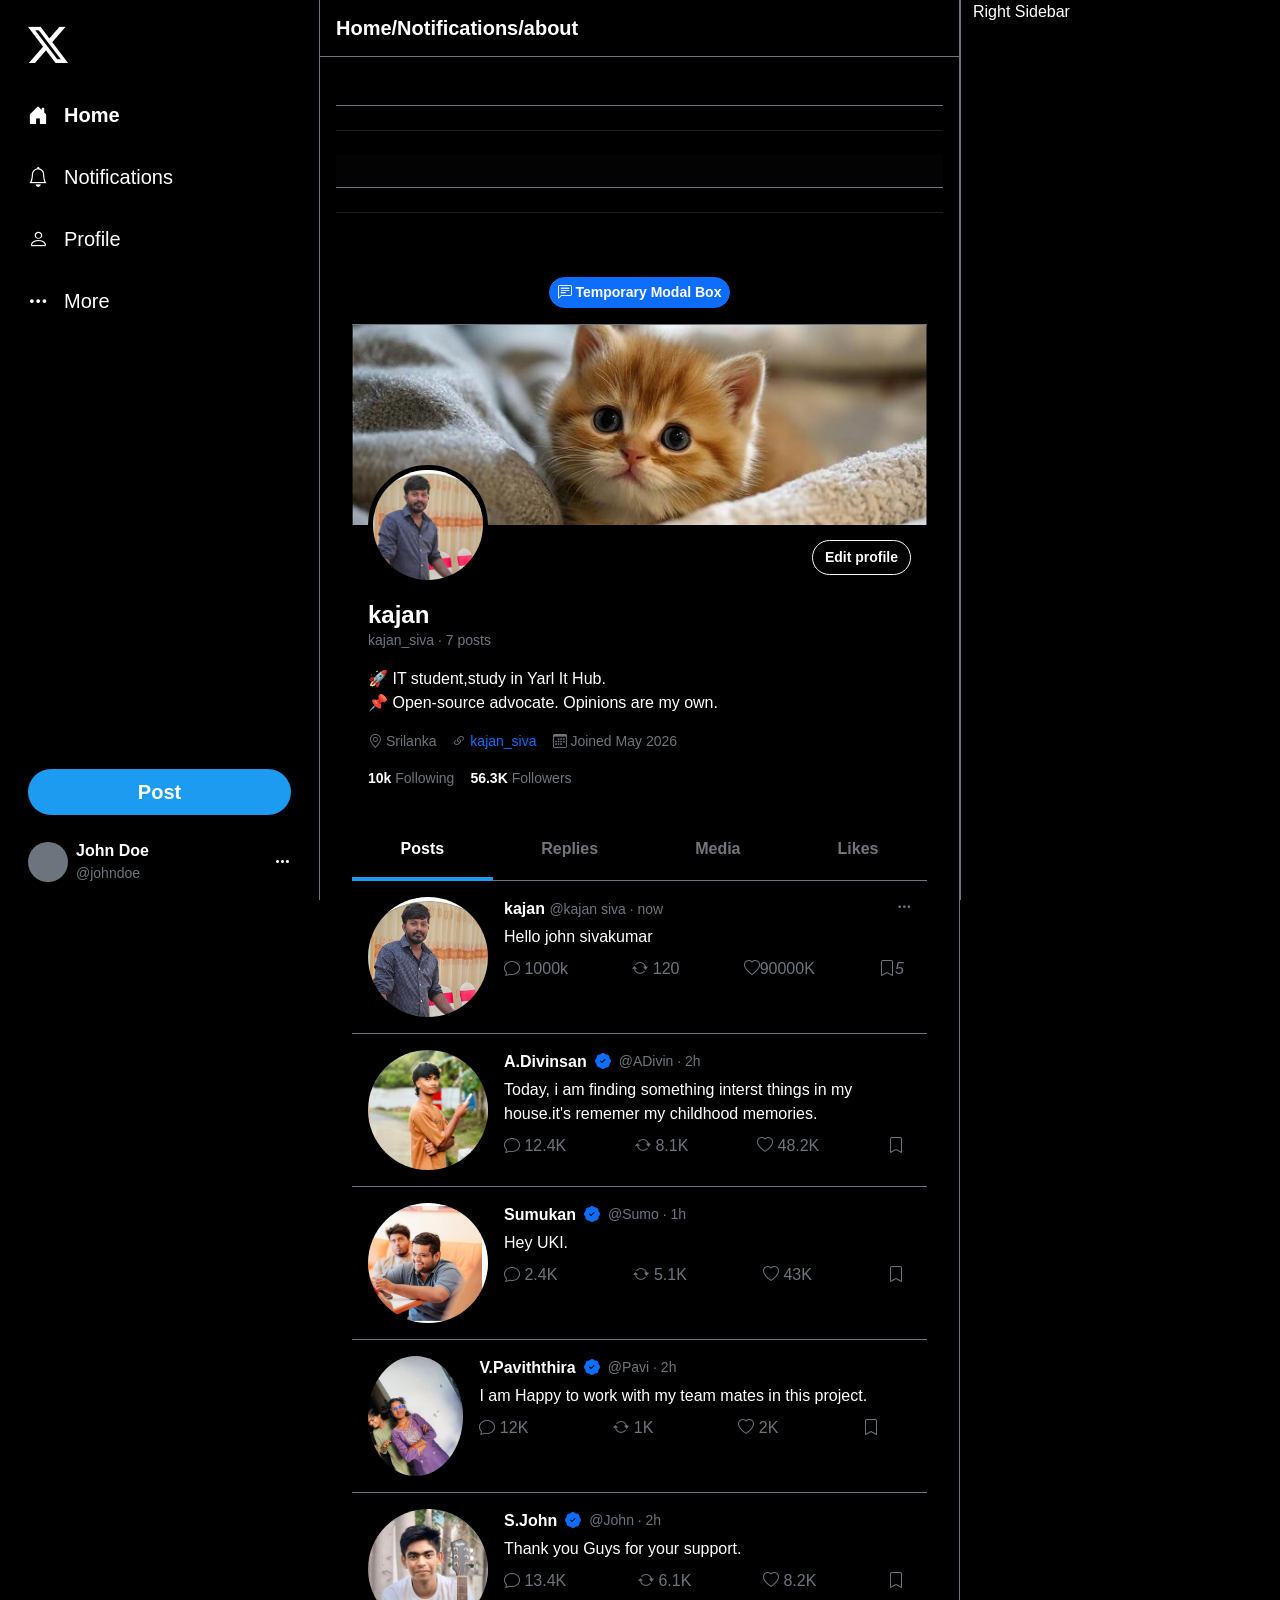
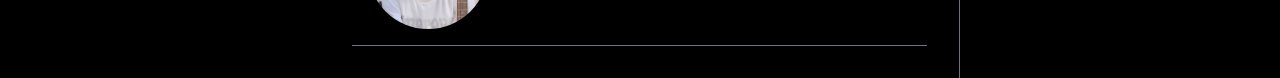
<file: about.html>
<!DOCTYPE html>
<html lang="en">

<head>
    <meta charset="UTF-8">
    <meta name="viewport" content="width=device-width, initial-scale=1.0">
    <link rel="stylesheet" href="bootstrap-5.3.8-dist/css/bootstrap.min.css">
    <!-- பூட்ஸ்டார்ப் ஐகான்கள் -->
    <link rel="stylesheet" href="https://cdn.jsdelivr.net/npm/bootstrap-icons@1.11.3/font/bootstrap-icons.min.css">
    <link rel="stylesheet" href="about.css">
    <title>X Clone Assignment</title>
</head>

<!-- column a 3:6:3 endu pirithal and full webpage black and text white kuduthal -->

<body class="bg-black text-white">
    <div class="container-fluid">
        <div class="row">




            <!-- FIRST (3 OF 12) COLUMN STARTS HERE -->
            <!-- border-end (வலது பக்க கோடு வர) border-secondary (சாம்பல் நிறம் வர) vh-100 (முழு உயரம் வர) -->
            <div class="col-md-3 border-end border-secondary vh-100 d-flex flex-column pb-3">
                <!-- Ithan antha X icon -->
                <div class="px-3 pt-3">
                    <i class="bi bi-twitter-x fs-1 text-white"></i>
                </div>

                <!-- HOME, NOTIFICATION, ABOUT NAVLINGS START HERE -->
                <ul class="nav flex-column py-3">

                    <!-- 1. Home மெனு -->
                    <li class="nav-item mb-3">
                        <a class="nav-link active text-white fs-5 fw-bold d-flex align-items-center" href="#">
                            <i class="bi bi-house-door-fill me-3"></i> Home
                        </a>
                    </li>

                    <!-- 2. Notifications மெனு -->
                    <li class="nav-item mb-3">
                        <a class="nav-link text-white fs-5 d-flex align-items-center" href="#">
                            <i class="bi bi-bell me-3"></i> Notifications
                        </a>
                    </li>

                    <!-- 3. Profile மெனு -->
                    <li class="nav-item mb-3">
                        <a class="nav-link text-white fs-5 d-flex align-items-center" href="#">
                            <i class="bi bi-person me-3"></i> Profile
                        </a>
                    </li>

                    <li class="nav-item mb-3">
                        <a class="nav-link text-white fs-5 d-flex align-items-center" href="#">
                            <i class="bi bi-three-dots me-3"></i> More
                        </a>
                    </li>

                </ul>
                <!-- HOME, NOTIFICATION, ABOUT  ARE END HERE -->

                <!-- POST BUTTON -->
                <div class="px-3 mt-auto mb-4">
                    <button type="button" class="btn btn-tweet w-100 rounded-pill fw-bold fs-5 py-2">
                        Post
                    </button>
                </div>
                <!-- POST BUTTON END HERE -->

                <!-- JOHN DOE SMALL CIRCLE ACCOUNT BELOW FIRST 3: COLUMN -->
                <div class="px-3 d-flex align-items-center justify-content-between">
                    <div class="d-flex align-items-center">
                        <!-- ஒரு தற்காலிக வட்டமான படம் -->
                        <div class="bg-secondary rounded-circle me-2" style="width: 40px; height: 40px;"></div>
                        <div>
                            <div class="fw-bold fs-6 text-white leading-sm">John Doe</div>
                            <div class="text-secondary small">@johndoe</div>
                        </div>
                    </div>
                    <i class="bi bi-three-dots text-white"></i>
                </div>
                <!-- JOHN DOE SMALL CIRCLE ACCOUNT END HERE -->
            </div>

            <!-- FIRST (3 OF 12) COLUMN END HERE -->

<!-- ========================================== ===================================== -->
<!-- ========================================== ===================================== -->
<!-- ========================================== ===================================== -->
<!-- ========================================== ===================================== -->
<!-- ========================================== ===================================== -->














            <!-- SECOND (6 OF 12) COLUMN STARTS HERE (MIDDLE SIDEBAR) -->
            <!-- [மாற்றம் 1]: பார்டர், மினிமம் உயரம் மற்றும் பேடிங் 0 சேர்த்தாச்சு -->
            <main class="col-md-6 border-end border-secondary min-vh-100 p-0">  <!--INTHA ELEMENT A ALIKKA VENAM -->

                <!-- [மாற்றம் 2]: எப்போதுமே மேலேயே ஒட்டிக்கிட்டு இருக்கப்போற ஹெடர் பகுதி -->

                <div class="px-3 py-3 border-bottom border-secondary sticky-top bg-black">   <!--INTHA ELEMENT A ALIKKA VENAM -->
                    <!-- நாளைக்கு அவங்க அவங்க பக்கத்துக்கு ஏத்த மாதிரி இந்த பேரை (Home/Notifications/About) மாத்திக்கலாம் -->
                    <h5 class="fw-bold m-0" id="main-header-title">Home/Notifications/about</h5>   <!--INTHA ELEMENT A ALIKKA VENAM  UNGADA SECTION KU URIYA NAME AND OTHER HEADERS (NAVLINGS) MADDUM MATHUNGA-->
                </div> <!--INTHA DIV A ALIKKA VENAM -->
                

                <!-- ========================================== -->
                <!-- [மாற்றம் 3]: 3 PERUKUM SERTHU கன்டென்ட் வர வேண்டிய முக்கிய பகுதி (Content Placeholder) -->
                <!-- ========================================== -->
                <div class="main-content-body p-3"> <!--INTHA ELEMENT A ALIKKA VENAM -->











                    <!-- ========================================================== -->
                    <!-- 🏠 SECTION 1: JOHN (YOU) - HOME/TWEET AREA START -->
                    <!-- ========================================================== -->
                    <!-- ஜான் (அண்ணா), உங்களோட "What's happening?!" பாக்ஸ் மற்றும் ட்வீட் ஃபீட் கோடு எல்லாமே ithukku keela than வரணும். -->
                    <!-- திவின்சன் மற்றும் காஜன் அண்ணன் இந்த செக்ஷனுக்குள்ள கை வைக்க மாட்டாங்க. -->
                    <section id="john-home-tweets" class="border-bottom border-secondary p-3">

                        <!-- (ஜான் அண்ணா, உங்களோட ஹோம் பேஜ் கோடை இங்கதான் எழுதணும்!) -->

                    </section>
                    <!-- 🏠 JOHN - HOME/TWEET AREA END -->
                    <!-- ========================================================== -->
                    <!-- ========================================================== -->
                    <!-- ========================================================== -->









                    
                <hr class="border-secondary my-4"> <!-- செக்ஷன்களைப் பிரித்துக் காட்டும் கோடு -->










                    <!-- ========================================================== -->
                    <!-- 🔔 SECTION 2: DIVINSON - NOTIFICATION AREA START -->
                    <!-- ========================================================== -->
                    <!-- திவின்சன், உன்னோட நோட்டிபிகேஷன் கோடு எல்லாமே இந்த வரிக்கிக் கீழேதான் வரணும். from 153th line -->
                    <!-- ஜான்  மற்றும் கஜன் அண்ணன் இந்த செக்ஷனுக்குள்ள கை வைக்கத் தேவை இல்லை. -->
                    <section id="divinson-notifications" class="border-bottom border-secondary p-3 bg-dark bg-opacity-10">



                        <!-- (திவின்சன், உன்னோட கோடை இங்கதான் எழுதணும் மச்சான்!) -->


                        
                    </section>
                    <!-- 🔔 DIVINSON - NOTIFICATION AREA END -->
                    <!-- ========================================================== -->
                    <!-- ========================================================== -->
                    <!-- ========================================================== -->









                    


                    <hr class="border-secondary my-4"> <!-- செக்ஷன்களைப் பிரித்துக் காட்டும் கோடு -->













                    <!-- ========================================================== -->
                    <!-- ℹ️ SECTION 3: KAJAN ANNAN - ABOUT AREA START -->
                    <!-- ========================================================== -->
                    <!-- கஜன் அண்ணன், உங்களோட எபௌட் (About) கோடு எல்லாமே இந்த வரிக்கிக் கீழேதான் வரணும்.  -->
                    <!-- ஜான் மற்றும் திவின்சன் இந்த செக்ஷனுக்குள்ள கை வைக்கத் தேவை இல்லை. -->
                    <section id="kajan-about" class="p-3">
           
                        <!--mel pakuthiyil test modal button section-->
                    <div class="p-3 text-center border-bottom border-secondary">
                        <small class="text-secondary d-block mb-2"></small> <!--john more button la link pannum maddum tharkalikama irukkura buton-->
                    <button class="btn btn-primary rounded-pill fw-bold btn-sm" data-bs-toggle="modal" data-bs-target="#commentModal">  <!--modal thirakkura button-->
                         <i class="bi bi-chat-left-text"></i> Temporary Modal Box
                    </button>
                    </div>
         <!--profile header section kuriyathu-->
        <header class="profile-header position-relative">
           <!--cover/banner image pakkathikkuriyathu -->
            <div class="profile-banner">
        <!--cover/banner image -->
                <img src="./close-up-of-a-charming-ginger-kitten-with-big-blue-eyes-resting-on-a-soft-blanket-photo.jpg" class="cover-img" alt="Kajan siva Profile Banner">
            </div>
        <!--profile picture and edit profile button pakkuthikkuriyathu -->
            <div class="px-3 d-flex justify-content-between align-items-end profile-avatar-row">  <!--profile picture ooda section-->
               <!--profile picture -->
                <img src="./Screenshot 2026-06-26 104924.png" alt="Kajan siva Profile Picture" class="rounded-circle border border-5 border-black profile-img">
               <!--edit profile button -->
                <button class="btn btn-outline-light rounded-pill fw-bold edit-btn" aria-label="Edit Profile">Edit profile</button>
            </div>
            </header>
         <!--profile details section pakkuthikkuriyathu -->
        <div class="profile-details px-3 mt-3">
            <h1 class="fw-bold h4 m-0">kajan</h1>
            <p class="text-secondary small">kajan_siva · 7 posts</p>
            
            <!--bio section -->
            <p class="mt-2 bio-text">
                🚀 IT student,study in Yarl It Hub. <br>
                📌 Open-source advocate. Opinions are my own.
            </p>
             <!--location, website, and join date section -->  
            <div class="d-flex flex-wrap text-secondary small gap-3 mt-2">
                <span><i class="bi bi-geo-alt"></i> Srilanka</span>     
                <span><i class="bi bi-link-45deg"></i> <a href="#" class="text-primary text-decoration-none">kajan_siva</a></span>
                <span><i class="bi bi-calendar3"></i> Joined May 2026</span>
            </div>
             <!--following and followers section -->
            <div class="d-flex gap-3 mt-3 small">
                <p><span class="fw-bold text-white">10k</span> <span class="text-secondary">Following</span></p>
                <p><span class="fw-bold text-white">56.3K</span> <span class="text-secondary">Followers</span></p>
            </div>
            </div>
            <!--profile tabs section pakkuthikkuriyathu -->
             <nav class="profile-tabs-nav mt-3" aria-label="Profile tabs">
            <ul class="nav nav-tabs border-bottom border-secondary text-center profile-tabs flex-nowrap" id="profileTab" role="tablist">
                <li class="nav-item flex-fill" role="presentation">
                     <button class="nav-link w-100 text-white fw-bold border-0 bg-transparent py-3 active" id="posts-tab" data-bs-toggle="tab" data-bs-target="#posts-content" type="button" role="tab" aria-controls="posts-content" aria-selected="true">Posts</button>
                     </li>

                     <!-- Replies, Media, Likes tabs -->
                      <li class="nav-item flex-fill" role="presentation">
                    <button class="nav-link w-100 text-secondary fw-bold border-0 bg-transparent py-3" id="replies-tab" data-bs-toggle="tab" data-bs-target="#replies-content" type="button" role="tab" aria-controls="replies-content" aria-selected="false">Replies</button>
                </li>
                  <li class="nav-item flex-fill" role="presentation">
                    <button class="nav-link w-100 text-secondary fw-bold border-0 bg-transparent py-3" id="media-tab" data-bs-toggle="tab" data-bs-target="#media-content" type="button" role="tab" aria-controls="media-content" aria-selected="false">Media</button>
                </li>
                  <li class="nav-item flex-fill" role="presentation">
                    <button class="nav-link w-100 text-secondary fw-bold border-0 bg-transparent py-3" id="likes-tab" data-bs-toggle="tab" data-bs-target="#likes-content" type="button" role="tab" aria-controls="likes-content" aria-selected="false">Likes</button>
                </li>
            </ul>
        </nav>

         <div class="tab-content posts-feed" id="profileTabContent">
            
            <div class="tab-pane fade show active" id="posts-content" role="tabpanel" aria-labelledby="posts-tab">
                
                <!-- Post item -->
                <article class="post-item p-3 border-bottom border-secondary">
                    <a href="post-details.html" class="text-decoration-none text-white d-flex gap-3">
                        <img src="./Screenshot 2026-06-26 104924.png" class="rounded-circle align-self-start profile-img" alt="User">
                        <div class="w-100">
                            <div class="d-flex justify-content-between">
                                <div>
                                <span class="fw-bold">kajan</span>
                                <span class="text-secondary small">@kajan siva · now</span>
                                </div>
                                <span class="text-secondary small"><i class="bi bi-three-dots"></i></span>
                            </div>
                            <p class="mt-1 mb-2">Hello john sivakumar</p>
                            <div class="d-flex justify-content-between text-secondary mt-2 max-width-actions" style="max-width: 400px;">
                                <span class="hover-blue"><i class="bi bi-chat"></i> 1000k</span>
                                <span class="hover-green"><i class="bi bi-arrow-repeat"></i> 120</span>
                                <span class="hover-pink"><i class="bi bi-heart"></i>90000K</span>
                                <span class="hover-blue"><i class="bi bi-bookmark">5</i></span>
                            </div>
                        </div>
                    </a>
                </article>
                        
                  <article class="post-item p-3 border-bottom border-secondary d-flex gap-3">
                    <img src="./a.png" class="rounded-circle align-self-start profile-img" alt="A.Divi">
                    <div class="w-100">
                        <div class="d-flex gap-2 align-items-center">
                            <span class="fw-bold">A.Divinsan</span>
                            <i class="bi bi-patch-check-fill text-primary"></i>
                            <span class="text-secondary small">@ADivin · 2h</span>
                        </div>
                          <p class="mt-1 mb-2">Today, i am finding something interst things in my house.it's rememer my childhood memories. </p>
                        <div class="d-flex justify-content-between text-secondary mt-2" style="max-width: 400px;">
                            <span class="hover-blue"><i class="bi bi-chat"></i> 12.4K</span>
                            <span class="hover-green"><i class="bi bi-arrow-repeat"></i> 8.1K</span>
                            <span class="hover-pink"><i class="bi bi-heart"></i> 48.2K</span>
                            <span class="hover-blue"><i class="bi bi-bookmark"></i></span>
                        </div>
                    </div>
                </article>
                 <article class="post-item p-3 border-bottom border-secondary d-flex gap-3">
                    <img src="./image (2).png" class="rounded-circle align-self-start profile-img" alt="sumo">
                    <div class="w-100">
                        <div class="d-flex gap-2 align-items-center">
                            <span class="fw-bold">Sumukan</span>
                            <i class="bi bi-patch-check-fill text-primary"></i>
                            <span class="text-secondary small">@Sumo · 1h</span>
                        </div>
                          <p class="mt-1 mb-2">Hey UKI. </p>
                        <div class="d-flex justify-content-between text-secondary mt-2" style="max-width: 400px;">
                            <span class="hover-blue"><i class="bi bi-chat"></i> 2.4K</span>
                            <span class="hover-green"><i class="bi bi-arrow-repeat"></i> 5.1K</span>
                            <span class="hover-pink"><i class="bi bi-heart"></i> 43K</span>
                            <span class="hover-blue"><i class="bi bi-bookmark"></i></span>
                        </div>
                    </div>
                </article>
                 <article class="post-item p-3 border-bottom border-secondary d-flex gap-3">
                    <img src="./image (3).png" class="rounded-circle align-self-start profile-img" alt="pavi akka">
                    <div class="w-100">
                        <div class="d-flex gap-2 align-items-center">
                            <span class="fw-bold">V.Paviththira</span>
                            <i class="bi bi-patch-check-fill text-primary"></i>
                            <span class="text-secondary small">@Pavi · 2h</span>
                        </div>
                          <p class="mt-1 mb-2">I am Happy to work with my team mates in this project. </p>
                        <div class="d-flex justify-content-between text-secondary mt-2" style="max-width: 400px;">
                            <span class="hover-blue"><i class="bi bi-chat"></i> 12K</span>
                            <span class="hover-green"><i class="bi bi-arrow-repeat"></i> 1K</span>
                            <span class="hover-pink"><i class="bi bi-heart"></i> 2K</span>
                            <span class="hover-blue"><i class="bi bi-bookmark"></i></span>
                        </div>
                    </div>
                </article>
                 <article class="post-item p-3 border-bottom border-secondary d-flex gap-3">
                    <img src="./T0B63FLDT2S-U0B6K45B6KT-698333e91f31-512.jpeg" class="rounded-circle align-self-start profile-img" alt="John">
                    <div class="w-100">
                        <div class="d-flex gap-2 align-items-center">
                            <span class="fw-bold">S.John</span>
                            <i class="bi bi-patch-check-fill text-primary"></i>
                            <span class="text-secondary small">@John · 2h</span>
                        </div>
                          <p class="mt-1 mb-2">Thank you Guys for your support. </p>
                        <div class="d-flex justify-content-between text-secondary mt-2" style="max-width: 400px;">
                            <span class="hover-blue"><i class="bi bi-chat"></i> 13.4K</span>
                            <span class="hover-green"><i class="bi bi-arrow-repeat"></i> 6.1K</span>
                            <span class="hover-pink"><i class="bi bi-heart"></i> 8.2K</span>
                            <span class="hover-blue"><i class="bi bi-bookmark"></i></span>
                        </div>
                    </div>
                </article>
            </div>

             <div class="tab-pane fade" id="replies-content" role="tabpanel" aria-labelledby="replies-tab">
                <article class="p-3 text-secondary text-center py-5">
                    <h2 class="fw-bold text-white h5">No replies yet</h2>
                    <p class="small">When you reply to posts, they will show up here.</p>
                </article>
            </div>
                <div class="tab-pane fade" id="media-content" role="tabpanel" aria-labelledby="media-tab">
                <article class="p-3 text-secondary text-center py-5">
                    <h2 class="fw-bold text-white h5">Images,Video,attachments!</h2>
                    <p class="small">When you post photos or videos, they will show up here.</p>
                </article>
            </div>
              <div class="tab-pane fade" id="likes-content" role="tabpanel" aria-labelledby="likes-tab">
                <article class="post-item p-3 border-bottom border-secondary d-flex gap-3">
                    <img src="./T0B63FLDT2S-U0B6K45B6KT-698333e91f31-512.jpeg" class="rounded-circle align-self-start profile-img" alt="John">
                    <div class="w-100">
                        <div class="d-flex gap-2">
                            <span class="fw-bold">John</span>
                            <i class="bi bi-patch-check-fill text-primary"></i>
                            <span class="text-secondary small">@John leader · 4h</span>
                        </div>

                         <p class="mt-1 mb-2 text-light">I am proud to work with my team!</p>
                        <div class="d-flex justify-content-between text-secondary mt-2" style="max-width: 400px;">
                            <span class="hover-blue"><i class="bi bi-chat"></i> 432</span>
                            <span class="hover-green"><i class="bi bi-arrow-repeat"></i> 1.2K</span>
                            <span class="text-danger"><i class="bi bi-heart-fill"></i> 15K</span>
                            <span class="hover-blue"><i class="bi bi-bookmark"></i></span>
                        </div>
                    </div>
                </article>
            </div>
        </div>
    
          <aside class="modal fade" id="commentModal" tabindex="-1" aria-hidden="true" aria-labelledby="modalTitle">
        <div class="modal-dialog modal-dialog-centered">
            <div class="modal-content bg-black border border-secondary text-white rounded-4">
                <div class="modal-header border-0">
                    <h2 class="visually-hidden" id="modalTitle">Compose Comment</h2>
                    <button type="button" class="btn-close btn-close-white" data-bs-dismiss="modal" aria-label="Close"></button>
                </div>
                    <!--inside section of model button-->
                <div class="modal-body d-flex gap-3 pt-0">
                    <img src="./Screenshot 2026-06-26 104924.png" class="rounded-circle align-self-start profile-img" alt="Profile Pic">
                    <div class="w-100">
                        <textarea class="form-control bg-transparent text-white border-0 p-0 fs-5 no-focus-outline" rows="4" placeholder="What is happening?!"></textarea>
                        <hr class="border-secondary my-3">
                        <div class="d-flex justify-content-between align-items-center">
                            <div class="d-flex gap-3 text-primary fs-5">
                                <i class="bi bi-image" style="cursor: pointer;"></i>
                                   <i class="bi bi-filetype-gif" style="cursor: pointer;"></i>
                                <i class="bi bi-bar-chart" style="cursor: pointer;"></i>
                                <i class="bi bi-emoji-smile" style="cursor: pointer;"></i>
                                <i class="bi bi-geo-alt" style="cursor: pointer;"></i>
                            </div>
                                      <button class="btn btn-primary rounded-pill fw-bold px-4" data-bs-dismiss="modal">Post</button>
                        </div>
                    </div>
                </div>
            </div>
        </div>
    </aside>


                        <!-- (கஜன் அண்ணன், உங்களோட கோடை இங்கதான் எழுதணும்!) -->
</section>
                    <!-- ℹ️ KAJAN ANNAN - ABOUT AREA END -->
                    <!-- ========================================================== -->
                    <!-- ========================================================== -->
                    <!-- ========================================================== -->
               














<!-- ========================================== ===================================== -->
<!-- ========================================== ===================================== -->
<!-- ========================================== ===================================== -->
<!-- ========================================== ===================================== -->
<!-- ========================================== ===================================== -->
<!-- ========================================== ===================================== -->
<!-- ========================================== ===================================== -->
                </div> <!--INTHA DIV A ALIKKA VENAM -->
            </main> <!--INTHA DIV A ALIKKA VENAM -->
            <!-- SECOND (6 OF 12) COLUMN END HERE -->




















            <div class="col-md-3 border-start border-secondary vh-100">
                Right Sidebar
            </div>
        </div>
    </div>













    <script src="bootstrap-5.3.8-dist/js/bootstrap.min.js">

    </script>
</body>

</html>
</file>
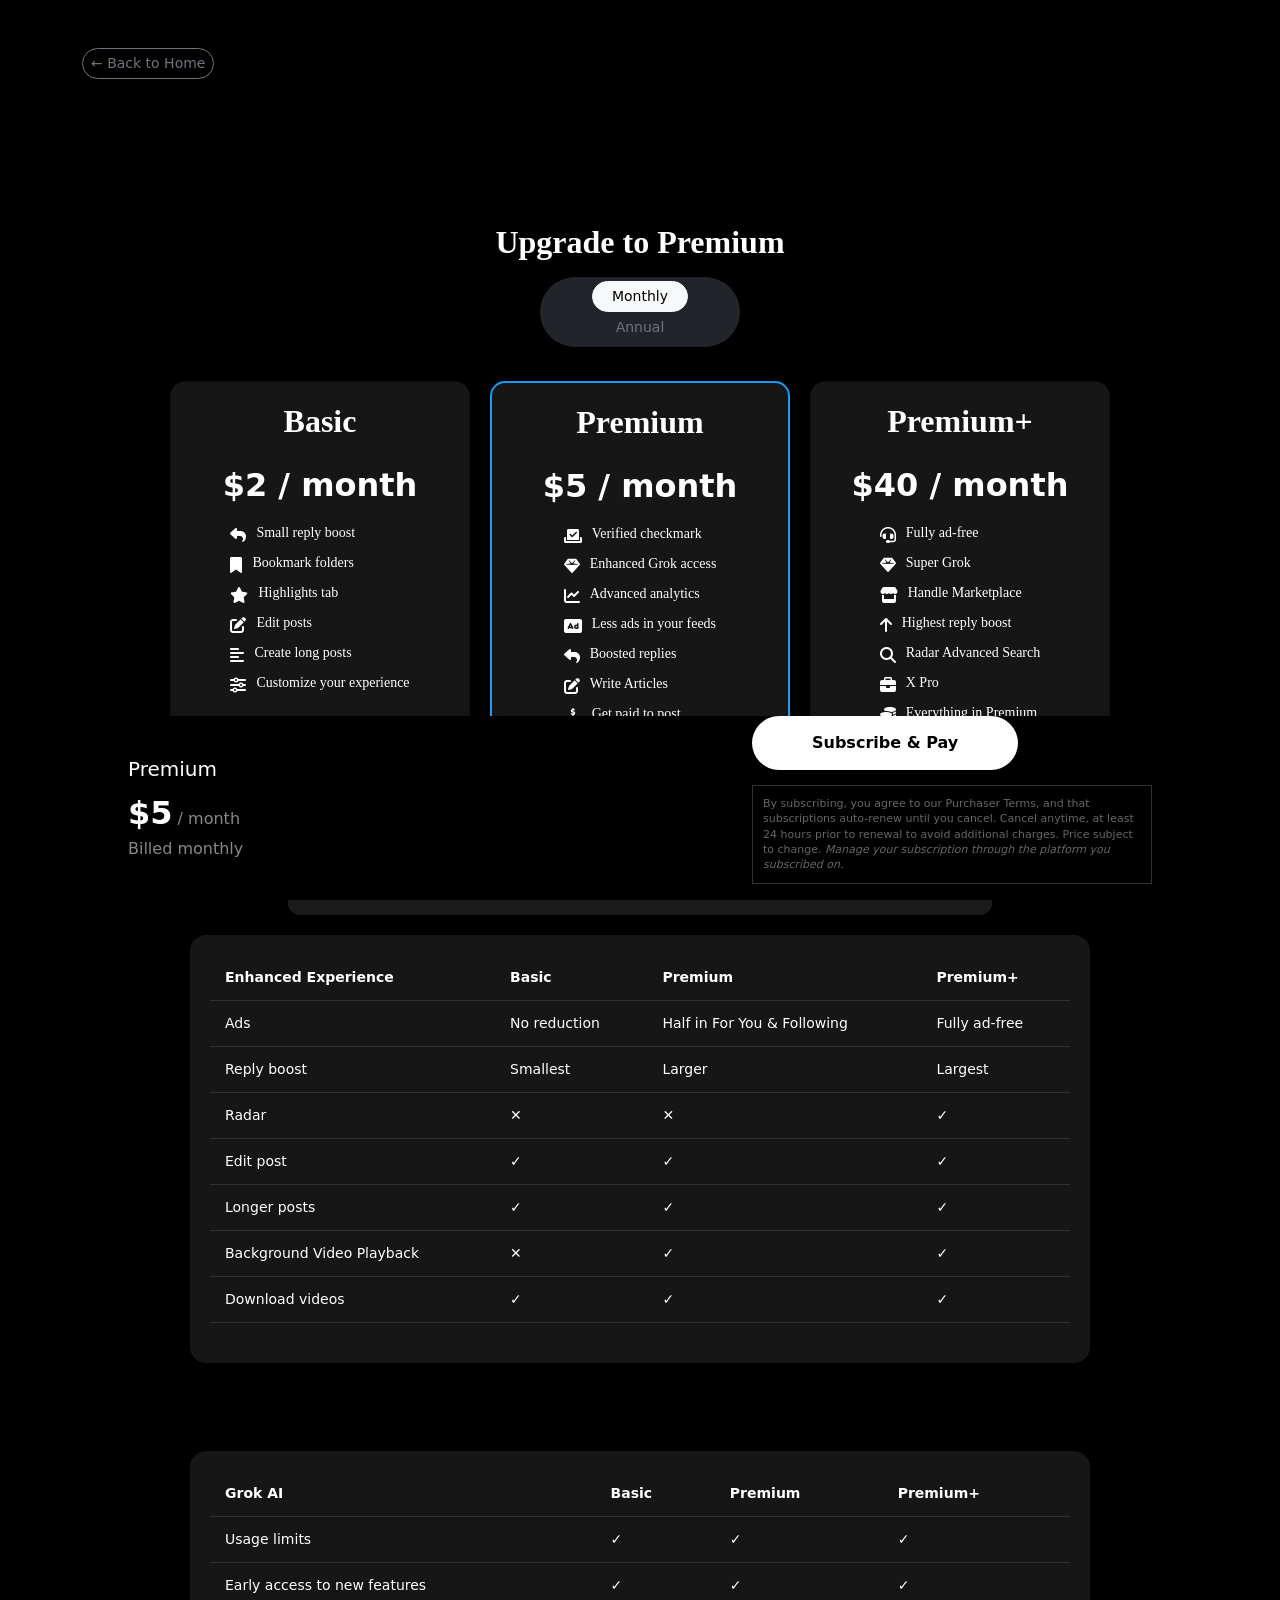
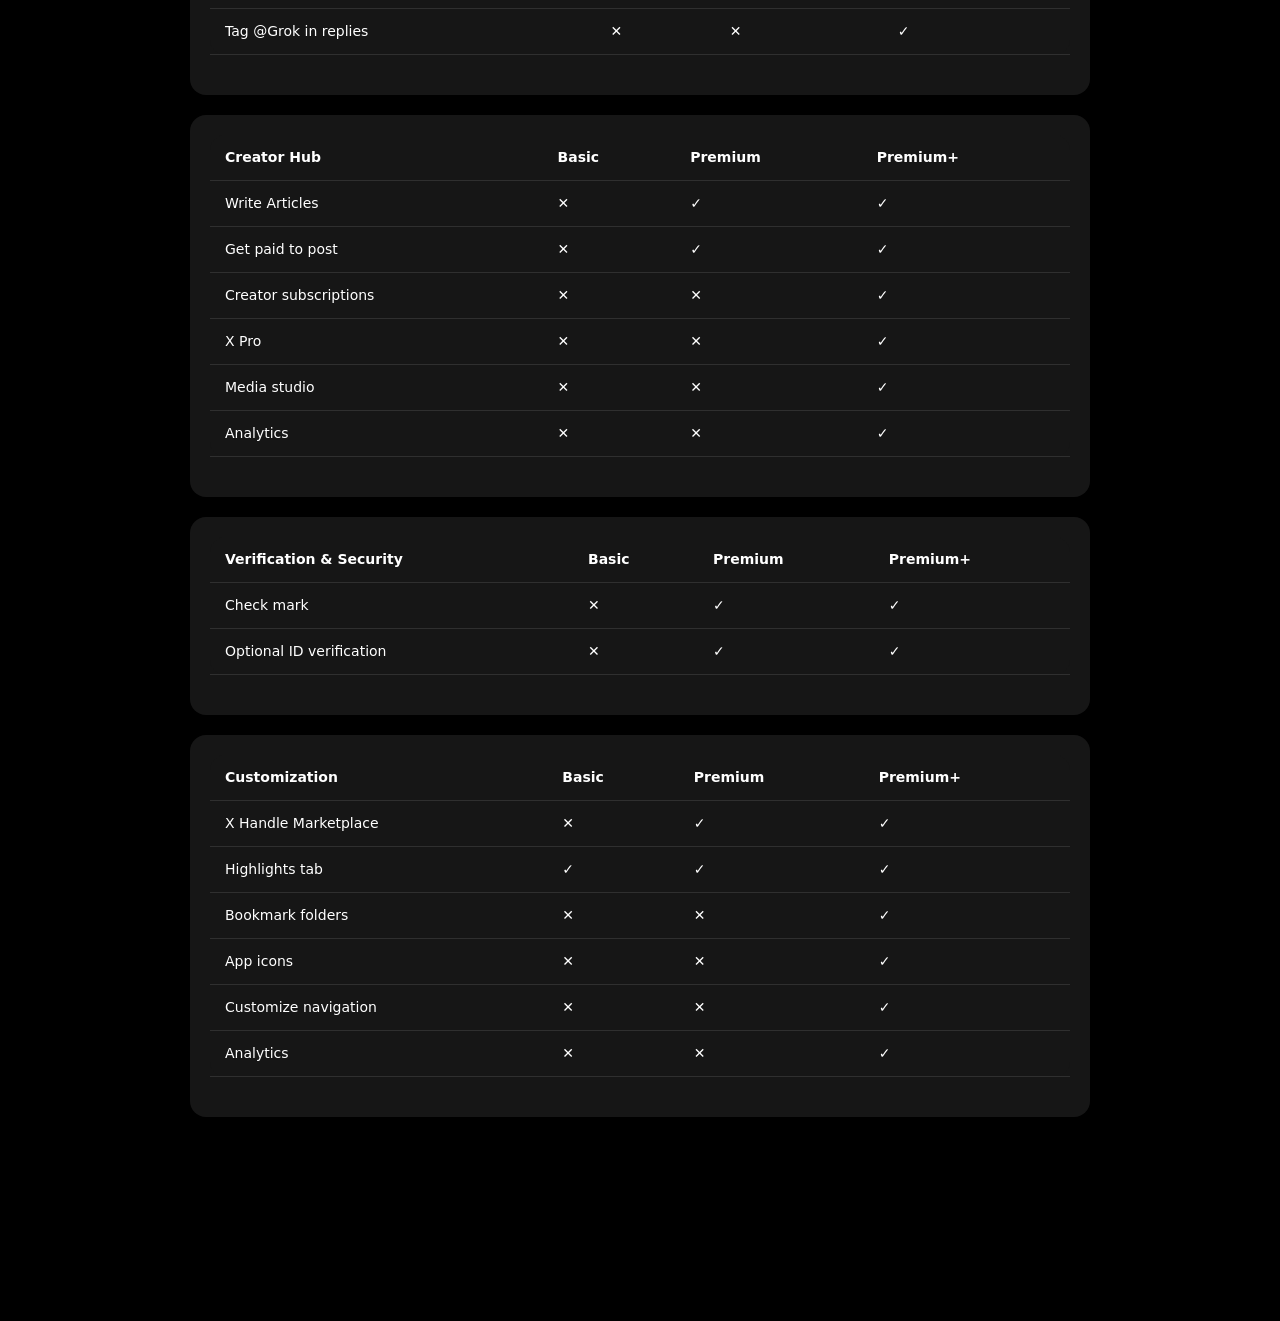
<file: premium.html>
<!DOCTYPE html>
<html lang="en">
<head>
    <meta charset="UTF-8">
    <meta name="viewport" content="width=device-width, initial-scale=1.0">
    <title>X Premium - Subscription</title>
    <link href="https://cdn.jsdelivr.net/npm/bootstrap@5.3.0/dist/css/bootstrap.min.css" rel="stylesheet">
    <link rel="stylesheet" href="premium.css">
    <link rel="stylesheet" href="https://cdnjs.cloudflare.com/ajax/libs/font-awesome/6.5.1/css/all.min.css">
</head>
<body class="bg-black text-white">

    <div class="container py-5 text-center">
      
        <div class="text-start mb-4">
            <a href="index.html" class="btn btn-outline-secondary rounded-pill btn-sm">← Back to Home</a>
        </div>


        <div class="center-wrapper">
  <div class="video-card">
    <video autoplay loop muted playsinline>
      <source src="./ASSTES/premium1.mp4" type="video/mp4">
    </video>
  </div>
</div>


<h2 class="fw-bold mb-3">Upgrade to Premium</h2>

<!-- Monthly / Annual Toggle -->
<div class="d-flex justify-content-center mb-4">
    <div class="bg-dark rounded-pill p-1" style="width: 200px;">
        <button class="btn btn-light rounded-pill btn-sm w-50">Monthly</button>
        <button class="btn btn-dark rounded-pill btn-sm w-50 text-secondary">Annual</button>
    </div>
</div>


<div class="pricing-container">
  <!-- Basic Plan -->
  <div class="card">
    <h2>Basic</h2>
    <p class="price">$2 / month</p>
    <ul>
      <li><i class="fa-solid fa-reply"></i>
 Small reply boost</li>
      <li><i class="fa-solid fa-bookmark"></i>
 Bookmark folders</li>
      <li><i class="fa-solid fa-star"></i>
 Highlights tab</li>
      <li><i class="fa-solid fa-edit"></i>
 Edit posts</li>
      <li><i class="fa-solid fa-align-left"></i>
 Create long posts</li>
      <li><i class="fa-solid fa-sliders"></i>
 Customize your experience</li>
    </ul>
  </div>

  <!-- Premium Plan -->
  <div class="card active">
    <h2>Premium</h2>
    <p class="price">$5 / month</p>
    <ul>
      <li><i class="fa-solid fa-check-to-slot"></i>
Verified checkmark</li>
      <li><i class="fa-solid fa-gem"></i>
Enhanced Grok access</li>
      <li><i class="fa-solid fa-chart-line"></i>
Advanced analytics</li>
      <li><i class="fa-solid fa-ad"></i>
Less ads in your feeds</li>
      <li><i class="fa-solid fa-reply"></i>
Boosted replies</li>
      <li><i class="fa-solid fa-pen-to-square"></i>
Write Articles</li>
      <li><i class="fa-solid fa-hand-holding-dollar"></i>
Get paid to post</li>
      <li><i class="fa-regular fa-star"></i>
Everything in Basic</li>
    </ul>
  </div>

  <!-- Premium+ Plan -->
  <div class="card">
    <h2>Premium+</h2>
    <p class="price">$40 / month</p>
    <ul>
      <li><i class="fa-solid fa-headset"></i>
Fully ad-free</li>
      <li><i class="fa-solid fa-gem"></i>
Super Grok</li>
      <li><i class="fa-solid fa-store"></i>
Handle Marketplace</li>
      <li><i class="fa-solid fa-arrow-up"></i>
Highest reply boost</li>
      <li><i class="fa-solid fa-search"></i>
Radar Advanced Search</li>
      <li><i class="fa-solid fa-briefcase"></i>
X Pro</li>
      <li><i class="fa-solid fa-coins"></i>
Everything in Premium </li>
    </ul>
  </div>
  </div>
  <br>
<!-- one line black screen -->

  <div class="business-banner">
  <div class="icon">✨</div>
  <div class="content">
    <div class="title">Are you a business?</div>
    <div class="subtitle">Gain credibility and grow faster with Premium Business</div>
  </div>
  <button class="explore-btn">Explore Premium Business</button>
</div>
<!--  Table Section-->
  <div class="table-wrapper">
  <table class="comparison-table">
  <thead>
    <tr>
      <th>Enhanced Experience</th>
      <th>Basic</th>
      <th>Premium</th>
      <th>Premium+</th>
    </tr>
  </thead>
  <tbody>
    <tr>
      <td>Ads</td>
      <td>No reduction</td>
      <td>Half in For You & Following</td>
      <td>Fully ad-free</td>
    </tr>
    <tr>
      <td>Reply boost</td>
      <td>Smallest</td>
      <td>Larger</td>
      <td>Largest</td>
    </tr>
    <tr>
      <td>Radar</td>
      <td>✕</td>
      <td>✕</td>
      <td>✓</td>
    </tr>

    <tr>
        <td>Edit post</td>
        <td>✓</td>
        <td>✓</td>
        <td>✓</td>
    </tr>

    <tr>
        <td>Longer posts</td>
        <td>✓</td>
        <td>✓</td>
        <td>✓</td>
    </tr>

    <tr>
        <td>Background Video Playback</td>
        <td>✕</td>
        <td>✓</td>
        <td>✓</td>
    </tr>

    <tr>
        <td>Download videos</td>
        <td>✓</td>
        <td>✓</td>
        <td>✓</td>
    </tr>
</div>
  </tbody>
</table>
</div>
    </div>

<div class="table-wrapper">
<table class="comparison-table">
  <thead>
    <tr>
      <th>Grok AI</th>
      <th>Basic</th>
      <th>Premium</th>
      <th>Premium+</th>
    </tr>
  </thead>
  <tbody>
    <tr>
      <td>Usage limits</td>
      <td>✓</td>
      <td>✓</td>
      <td>✓</td>
    </tr>
    <tr>
      <td>Early access to new features</td>
      <td>✓</td>
      <td>✓</td>
      <td>✓</td>
    </tr>
    <tr>
      <td>Tag @Grok in replies</td>
      <td>✕</td>
      <td>✕</td>
      <td>✓</td>
    </tr>
</div>

  </tbody>
</table>
  </div>
    </div>




    <div class="table-wrapper">
<table class="comparison-table">
  <thead>
    <tr>
      <th>Creator Hub</th>
      <th>Basic</th>
      <th>Premium</th>
      <th>Premium+</th>
    </tr>
  </thead>
  <tbody>
    <tr>
      <td>Write Articles</td>
      <td>✕</td>
      <td>✓</td>
      <td>✓</td>
    </tr>
    <tr>
      <td>Get paid to post</td>
      <td>✕</td>
      <td>✓</td>
      <td>✓</td>
    </tr>
    <tr>
      <td>Creator subscriptions</td>
      <td>✕</td>
      <td>✕</td>
      <td>✓</td>
    </tr>

    <tr>
      <td>X Pro</td>
      <td>✕</td>
      <td>✕</td>
      <td>✓</td>
    </tr>

    <tr>
      <td>Media studio</td>
      <td>✕</td>
      <td>✕</td>
      <td>✓</td>
    </tr>

    <tr>
      <td>Analytics</td>
      <td>✕</td>
      <td>✕</td>
      <td>✓</td>
    </tr>
</div>
  </tbody>
</table>
  </div>
    </div>


<div class="table-wrapper">
<table class="comparison-table">
  <thead>
    <tr>
      <th>Verification & Security</th>
      <th>Basic</th>
      <th>Premium</th>
      <th>Premium+</th>
    </tr>
  </thead>
  <tbody>
    <tr>
      <td>Check mark</td>
      <td>✕</td>
      <td>✓</td>
      <td>✓</td>
    </tr>
    <tr>
      <td>Optional ID verification</td>
      <td>✕</td>
      <td>✓</td>
      <td>✓</td>
    </tr>

</div>
  </tbody>
</table>
  </div>
    </div>


    <div class="table-wrapper">
<table class="comparison-table">
  <thead>
    <tr>
      <th>Customization</th>
      <th>Basic</th>
      <th>Premium</th>
      <th>Premium+</th>
    </tr>
  </thead>
  <tbody>
    <tr>
      <td>X Handle Marketplace</td>
      <td>✕</td>
      <td>✓</td>
      <td>✓</td>
    </tr>
    <tr>
      <td>Highlights tab</td>
      <td>✓</td>
      <td>✓</td>
      <td>✓</td>
    </tr>
    <tr>
      <td>Bookmark folders</td>
      <td>✕</td>
      <td>✕</td>
      <td>✓</td>
    </tr>

    <tr>
      <td>App icons</td>
      <td>✕</td>
      <td>✕</td>
      <td>✓</td>
    </tr>

    <tr>
      <td>Customize navigation</td>
      <td>✕</td>
      <td>✕</td>
      <td>✓</td>
    </tr>

    <tr>
      <td>Analytics</td>
      <td>✕</td>
      <td>✕</td>
      <td>✓</td>
    </tr>
</div>
  </tbody>
</table>
  </div>
    </div>


    <div class="subscription-container">
  <div class="subscription-info">
    <div class="plan-name">Premium</div>
    <div class="price-details">
      <span class="price">$5</span><span class="period"> / month</span>
    </div>
    <div class="billing-info">Billed monthly</div>
  </div>

  <div class="subscription-action">
    <button class="subscribe-btn">Subscribe & Pay</button>
    <p class="terms">
      By subscribing, you agree to our <a>Purchaser Terms</a>, and that subscriptions auto-renew until you cancel. <a>Cancel anytime</a>, at least 24 hours prior to renewal to avoid additional charges. Price subject to change. <i>Manage your subscription through the platform you subscribed on.</i>
    </p>
  </div>
</div>

    

</body>
</html>
</file>
<file: about.css>
/* எக்ஸ் தளத்தின் அசல் பிரகாசமான நீல நிற பட்டன் */
.btn-tweet {
    background-color: #1d9bf0 !important;
    border: none !important;
    color: white !important;
}

/* பட்டன் மீது மவுஸை வைக்கும்போது லேசான கறுப்பு நிறம் மாற */
.btn-tweet:hover {
    background-color: #1a8cd8 !important;
    color: white !important;
}

/*common page design */
body {
    background-color: #000000;
    font-family: -apple-system, BlinkMacSystemFont, "Segoe UI", Roboto, Helvetica, Arial, sans-serif;
    overflow-x: hidden;  /* left-right la kuda content vanthalum antha side la scroll aaka vidamal hide pannum*/
    }

/* (Main Container) */
.main-container {
    max-width: 600px;
    margin: 0 auto;
    border-left: 1px solid #2f3336;
    border-right: 1px solid #2f3336;
    min-height: 100vh;
}
/* 3. Header & Banner பகுதிகள் */
.profile-banner {
    height: 200px;
    background-size: cover;
    background-position: center;
}
.cover {
    width: 100%;
    height: 300px;      /* cover image height */
    overflow: hidden;
}

.cover-img {
    width: 100%;
    height: 100%;
    object-fit: cover;   /* cover image aspect ratio maintain pannum */
    display: block;  
}

.profile-avatar-row {
    margin-top: -60px;
    z-index: 2;
}

.profile-img {
    width: 120px;
    height: 120px;
    object-fit: cover;
}

.edit-btn {
    font-size: 14px;
    margin-bottom: 10px;
}

/* 4. Nav Tabs வடிவமைப்பு */
.profile-tabs .nav-link {
    border: none !important;
    border-radius: 0 !important;
    color: #71767b !important;
    transition: background-color 0.2s ease, color 0.2s ease;
}

.profile-tabs .nav-link:hover {
    background-color: rgba(255, 255, 255, 0.08) !important;
    color: #fff !important;
}

.profile-tabs .nav-link.active {
    color: #fff !important;
    border-bottom: 4px solid #1d9bf0 !important;
}

/* 5. Feed and Article (Post) syle */
.posts-feed {
    overflow-y: auto;
}

.post-item {
    transition: background-color 0.2s ease;
    cursor: pointer;
}

.post-item:hover {
    background-color: rgba(255, 255, 255, 0.03); /*put a mouse turn light colour change*/
}
</file>
<file: premium.css>
/* ========================================================== */
/* ⭐ PAVITHRA - PREMIUM MENU STYLES (SIMPLIFIED)             */
/* ========================================================== */
/* animation */
.video-container {
  width: 100%;
  max-width: 800px;
  margin: 0 auto;
  overflow: hidden;
  align-items: center;
}

.video-card video {
  width: 100%;
  height: 100%;
  object-fit: cover;
  animation: zoom-effect 5s infinite alternate;
}


@keyframes zoom-effect {
  0% {
    transform: scale(1);
  }
  100% {
    transform: scale(1.2);
  }
}


.center-wrapper {
  display: flex;
  justify-content: center; 
  align-items: center;     
  width: 100%;
  padding: 20px 0;         
}

.video-card {
  width: 100px;
  height: 80px;
  overflow: hidden;
  border-radius: 15px;
  
}
h2 {
    font-family:Georgia, 'Times New Roman', Times, serif;
    font-weight: 700;
    color: #fff;
    margin-bottom: 20px;
} 
.nav-premium {
    color: #1d9bf0 !important; 
    text-decoration: none;
    font-weight: 700;
    transition: all 0.2s ease;
    font-family: 'Times New Roman', Times, serif;
}

.premium-icon {
    color: #1d9bf0 !important;
}

.nav-premium:hover {
    background-color: rgba(29, 155, 240, 0.1) !important; 
    border-radius: 50px;
    color: #1a8cd8 !important;
}


/* subscription styles */
.pricing-container {
  display: flex;
  gap: 20px;
  background-color: #000; 
  padding: 10px;
  justify-content: center;
}

.card {
  background-color: #161616; 
  color: white;
  padding: 20px;
  border-radius: 15px;
  width: 300px;
  display: flex;
  flex-direction: column;
  align-items: center; 
  text-align: center;
}

.card.active {
  border: 2px solid #1d9bf0; 
}

ul {
  list-style: none; 
  padding: 0;
  text-align: left;
}

/* card extra works */

.card ul {
    list-style: none;
    padding: 0;
}

.card ul li {
    font-size: 14px;     
    display: flex;        
    align-items: flex-start; 
    gap: 10px;           
    margin-bottom: 12px; 
    line-height: 1.2;
    font-family: Georgia, 'Times New Roman', Times, serif;
}


.card ul li i {
    font-size: 16px;
    margin-top: 2px;
}

/* buttons */
.explore-btn {
  background-color: #333; 
  border: none;
  color: white;
  padding: 10px 20px;
  border-radius: 20px;
  cursor: pointer;
}

/* extra button work */
.business-banner {
  display: flex;
  align-items: center;
  background-color: #1a1a1a;
  padding: 15px 25px;
  border-radius: 12px;
  color: #fff;
  font-family: sans-serif;
  gap: 15px;
  width: fit-content;
  margin: 0 auto;
}

.icon { font-size: 24px; }

.title { font-weight: bold; margin-bottom: 2px; }

.subtitle { color: #aaa; font-size: 14px; }

.explore-btn {
  background-color: #333;
  color: #fff;
  border: none;
  padding: 10px 20px;
  border-radius: 20px;
  cursor: pointer;
  font-weight: 500;
  margin-left: 20px;
}

/* table */
.comparison-table {
  background-color: #161616; 
  color: white;
  width: 100%;
  border-collapse: collapse;
  padding: 20px;
  border-radius: 15px;
}

.comparison-table th, .comparison-table td {
  padding: 15px;
  text-align: left;
  border-bottom: 1px solid #333; 
}

/* table extra works  */
.table-wrapper {
  max-width: 900px; 
  margin: 20px auto; 
  background-color: #161616; 
  border-radius: 16px; 
  padding: 20px;
  text-align:center ;
}

.comparison-table {
  width: 100%;
  color: white;
  border-collapse: collapse;
  font-size: 14px; 
  margin-bottom: 20px; 
}

.comparison-table th, .comparison-table td {
  padding: 12px 15px; 
  border-bottom: 1px solid #2f2f2f; 
}


/* last */
.subscription-container {
  display: flex;
  align-items: center;
  justify-content: space-between;
  background-color: #000;
  color: #fff;
  padding: 0px 10%;
  width: 100%;       
  box-sizing: border-box;
  position: sticky;
  bottom: 0;      
  z-index: 1000;
}

.plan-name { font-size: 20px; margin-bottom: 5px; }
.price { font-size: 32px; font-weight: bold; }
.period, .billing-info { color: #888; }

.subscribe-btn {
  background-color: #fff;
  color: #000;
  border: none;
  padding: 15px 60px;
  border-radius: 30px;
  font-weight: bold;
  cursor: pointer;
  margin-bottom: 15px;
}

.terms {
  font-size: 11px;
  color: #666;
  max-width: 400px;
  line-height: 1.4;
  border: 1px solid #333;
  padding: 10px;
}

.terms a { color: #aaa; text-decoration: underline; }
/* responsive */
@media (max-width: 768px) {
  .subscription-container {
    flex-direction: column;
    text-align: center;
  }
  .subscription-action {
    align-items: center;
    width: 100%;
  }
}
</file>
